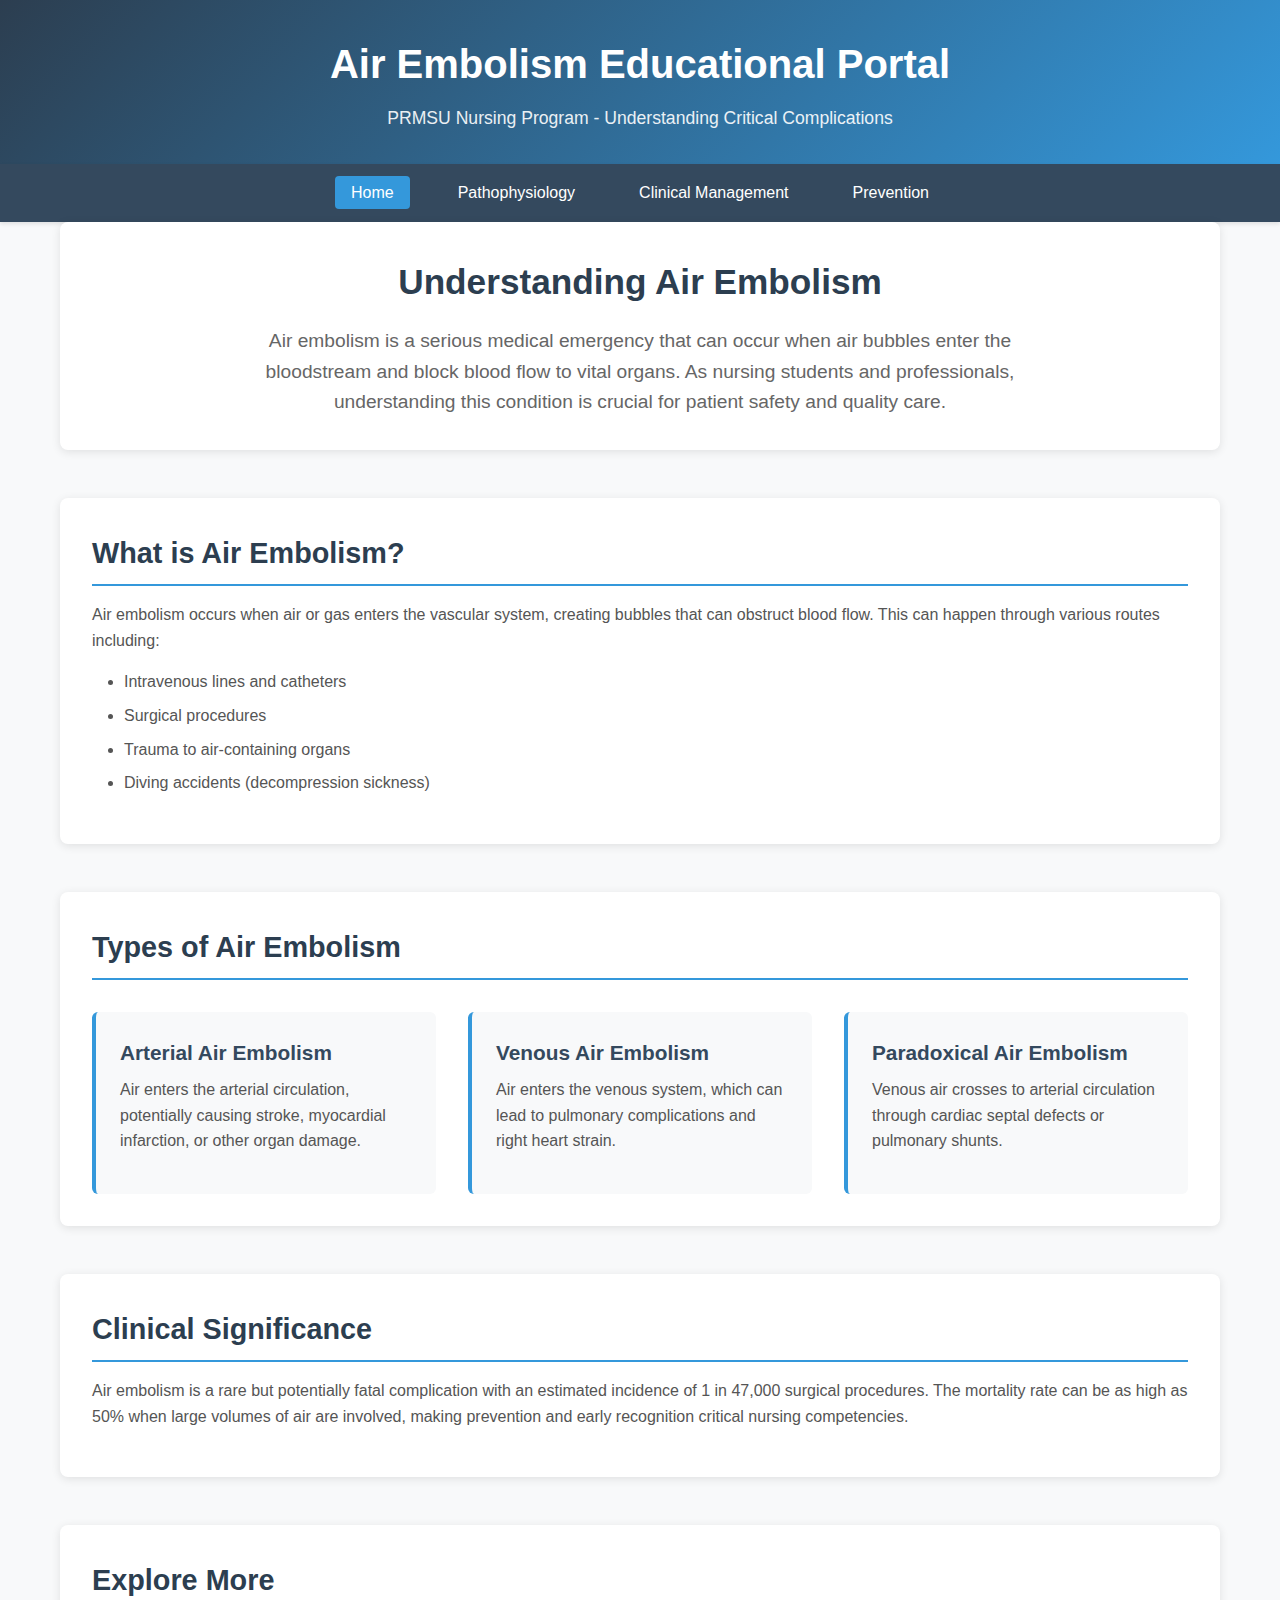
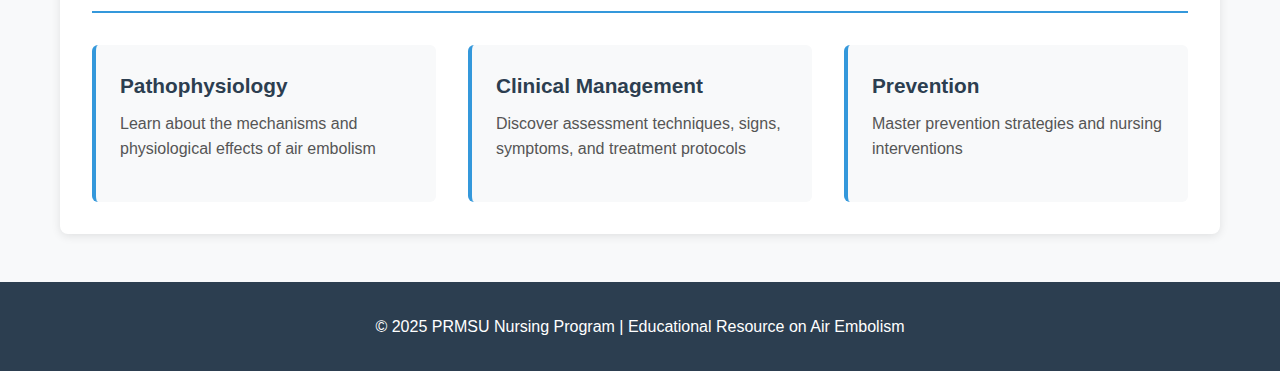
<file: index.html>
<!DOCTYPE html>
<html lang="en">
<head>
    <meta charset="UTF-8">
    <meta name="viewport" content="width=device-width, initial-scale=1.0">
    <title>Air Embolism - Home</title>
    <link rel="stylesheet" href="styles.css">
</head>
<body>
    <header>
        <div class="container">
            <h1>Air Embolism Educational Portal</h1>
            <p class="subtitle">PRMSU Nursing Program - Understanding Critical Complications</p>
        </div>
    </header>

    <nav>
        <div class="container">
            <ul>
                <li><a href="index.html" class="active">Home</a></li>
                <li><a href="pathophysiology.html">Pathophysiology</a></li>
                <li><a href="clinical-management.html">Clinical Management</a></li>
                <li><a href="prevention.html">Prevention</a></li>
            </ul>
        </div>
    </nav>

    <main class="container">
        <section class="hero">
            <h2>Understanding Air Embolism</h2>
            <p class="lead">Air embolism is a serious medical emergency that can occur when air bubbles enter the bloodstream and block blood flow to vital organs. As nursing students and professionals, understanding this condition is crucial for patient safety and quality care.</p>
        </section>

        <section class="overview">
            <h3>What is Air Embolism?</h3>
            <p>Air embolism occurs when air or gas enters the vascular system, creating bubbles that can obstruct blood flow. This can happen through various routes including:</p>
            <ul>
                <li>Intravenous lines and catheters</li>
                <li>Surgical procedures</li>
                <li>Trauma to air-containing organs</li>
                <li>Diving accidents (decompression sickness)</li>
            </ul>
        </section>

        <section class="types">
            <h3>Types of Air Embolism</h3>
            <div class="type-grid">
                <div class="type-card">
                    <h4>Arterial Air Embolism</h4>
                    <p>Air enters the arterial circulation, potentially causing stroke, myocardial infarction, or other organ damage.</p>
                </div>
                <div class="type-card">
                    <h4>Venous Air Embolism</h4>
                    <p>Air enters the venous system, which can lead to pulmonary complications and right heart strain.</p>
                </div>
                <div class="type-card">
                    <h4>Paradoxical Air Embolism</h4>
                    <p>Venous air crosses to arterial circulation through cardiac septal defects or pulmonary shunts.</p>
                </div>
            </div>
        </section>

        <section class="statistics">
            <h3>Clinical Significance</h3>
            <p>Air embolism is a rare but potentially fatal complication with an estimated incidence of 1 in 47,000 surgical procedures. The mortality rate can be as high as 50% when large volumes of air are involved, making prevention and early recognition critical nursing competencies.</p>
        </section>

        <section class="navigation-cards">
            <h3>Explore More</h3>
            <div class="card-grid">
                <div class="nav-card">
                    <h4><a href="pathophysiology.html">Pathophysiology</a></h4>
                    <p>Learn about the mechanisms and physiological effects of air embolism</p>
                </div>
                <div class="nav-card">
                    <h4><a href="clinical-management.html">Clinical Management</a></h4>
                    <p>Discover assessment techniques, signs, symptoms, and treatment protocols</p>
                </div>
                <div class="nav-card">
                    <h4><a href="prevention.html">Prevention</a></h4>
                    <p>Master prevention strategies and nursing interventions</p>
                </div>
            </div>
        </section>
    </main>

    <footer>
        <div class="container">
            <p>&copy; 2025 PRMSU Nursing Program | Educational Resource on Air Embolism</p>
        </div>
    </footer>
</body>
</html>
</file>
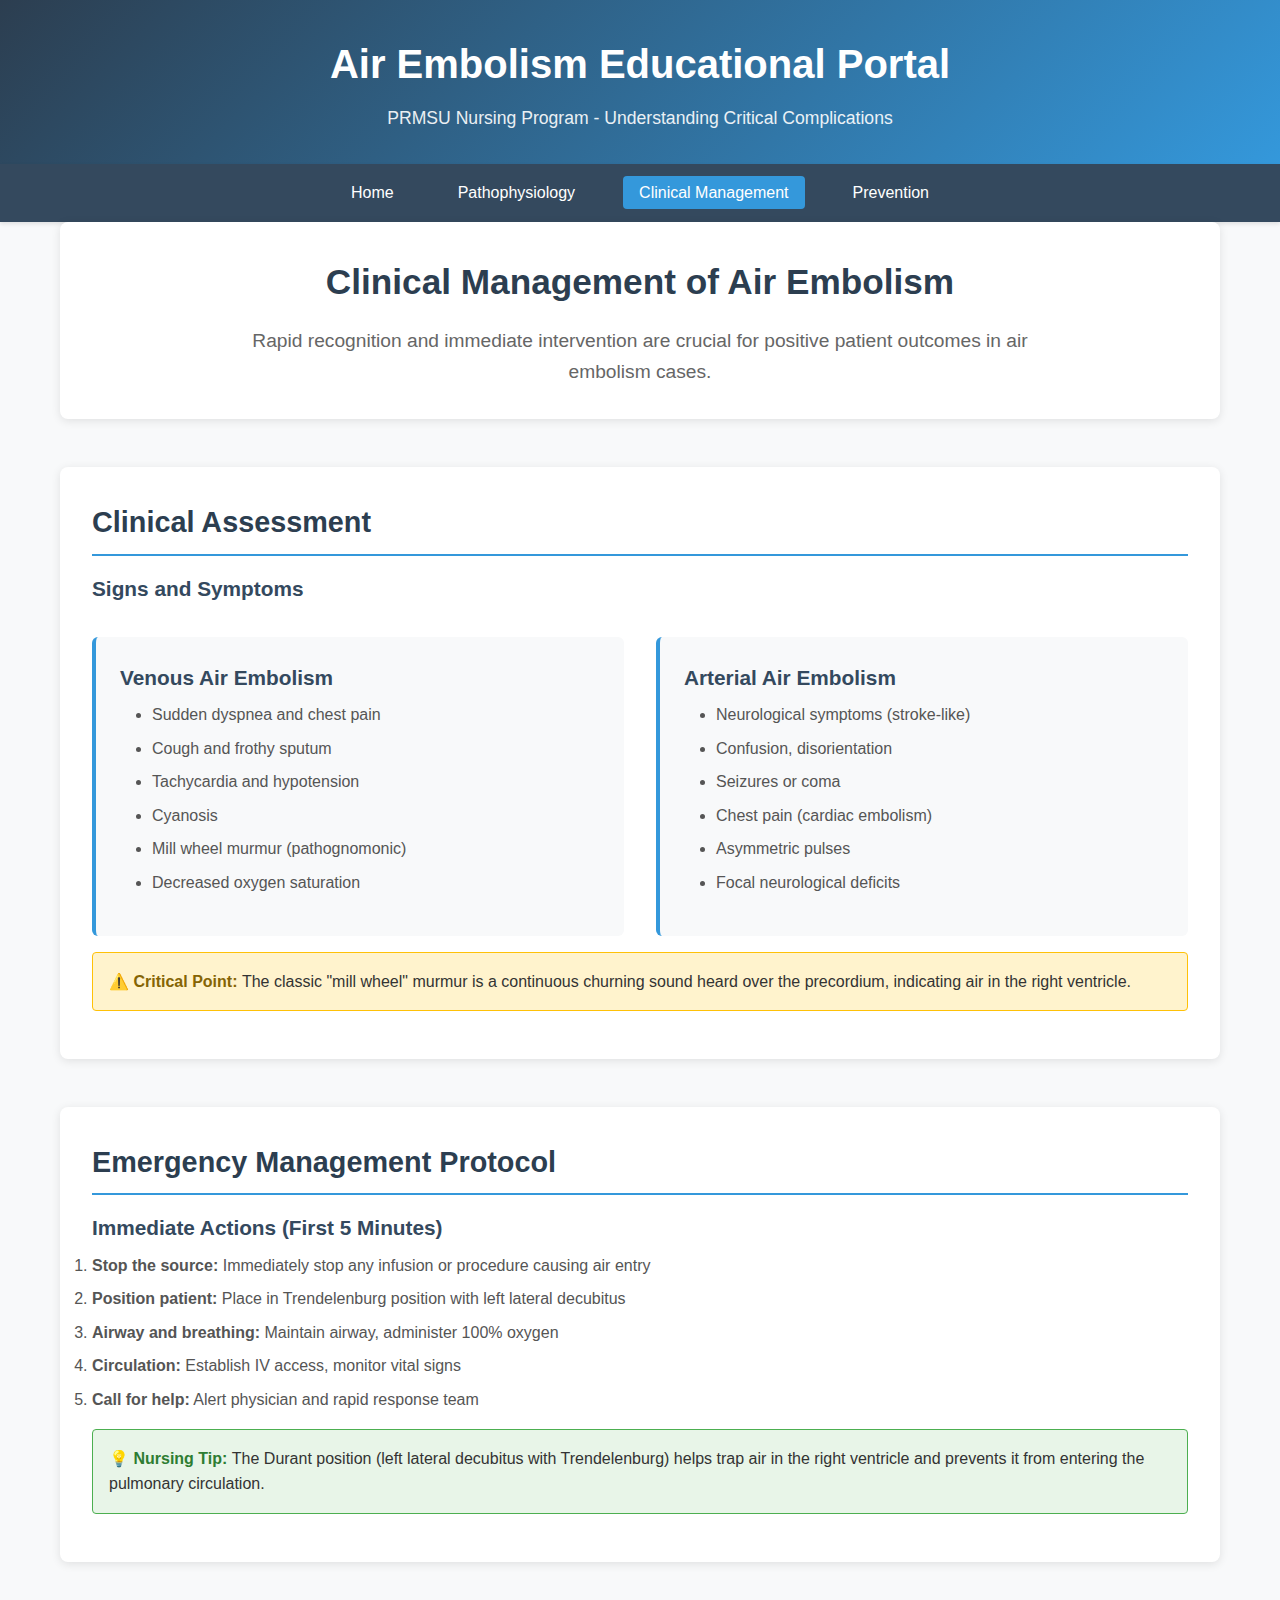
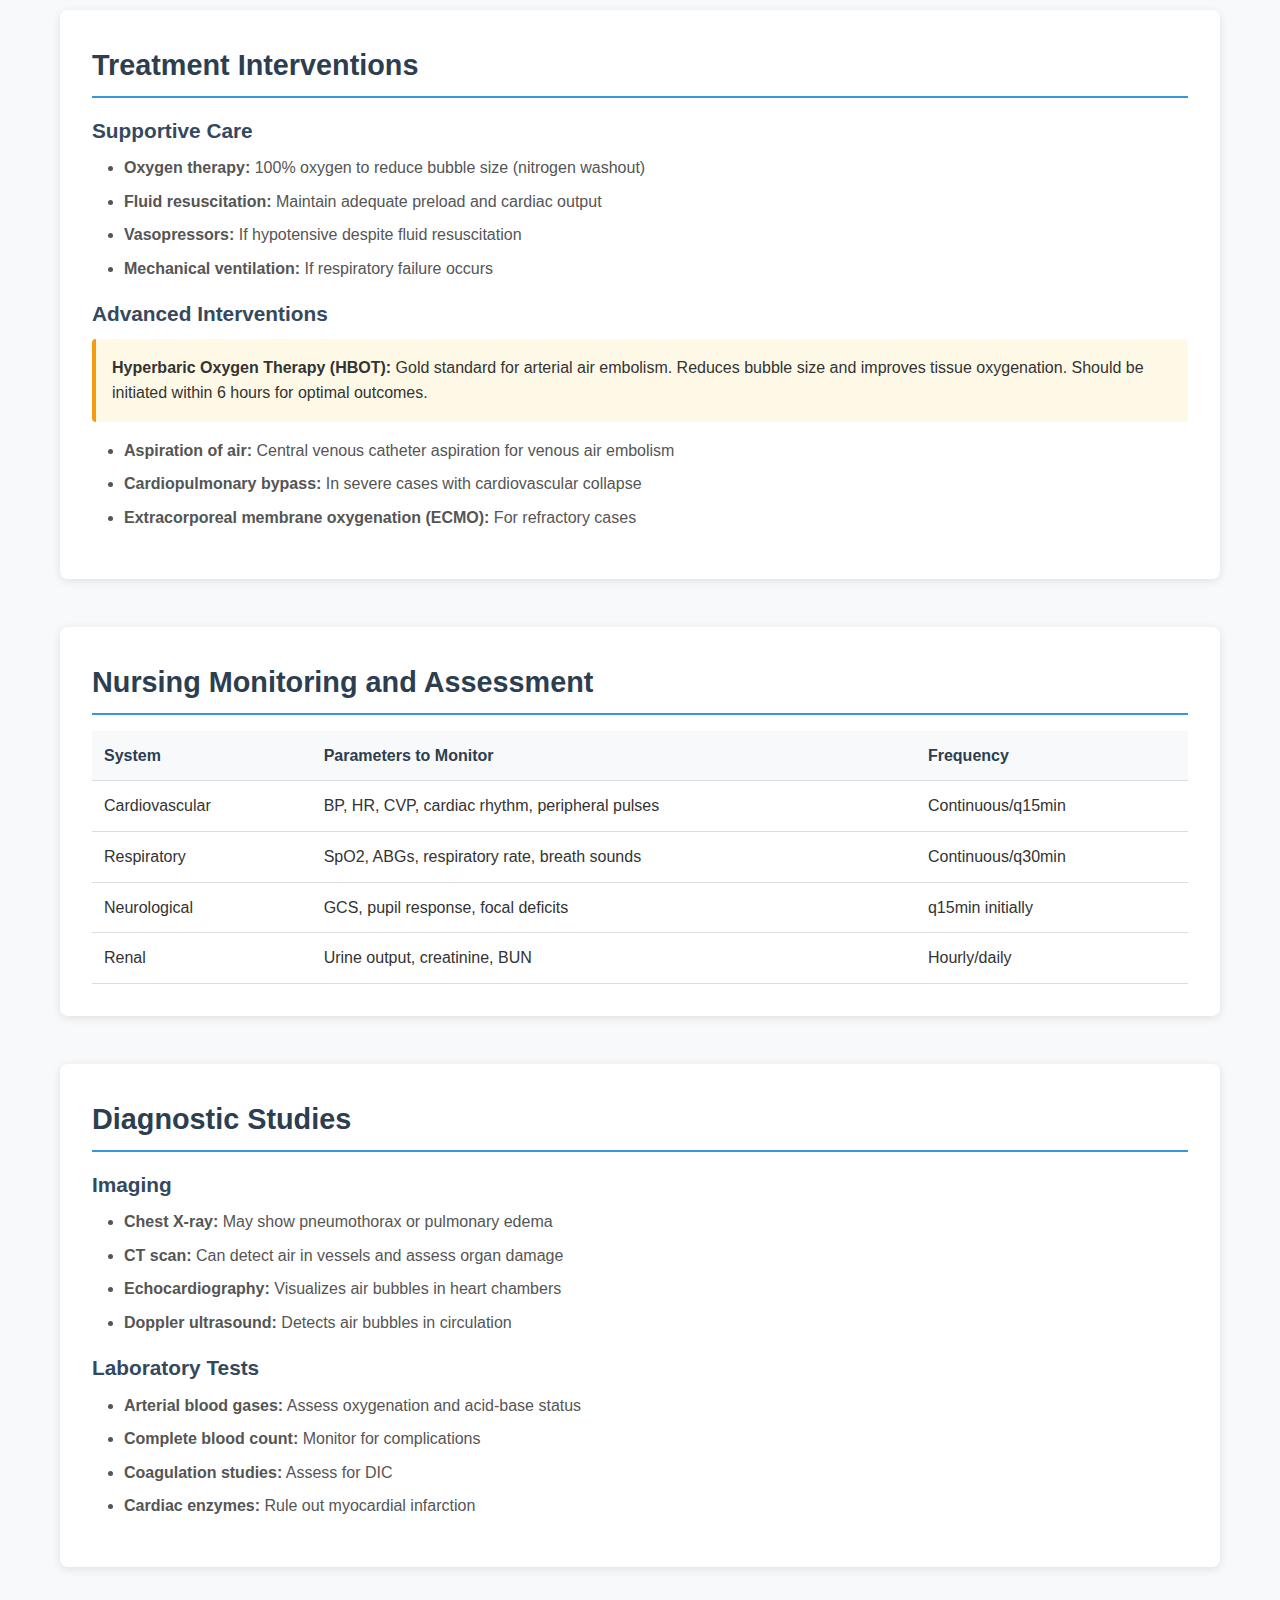
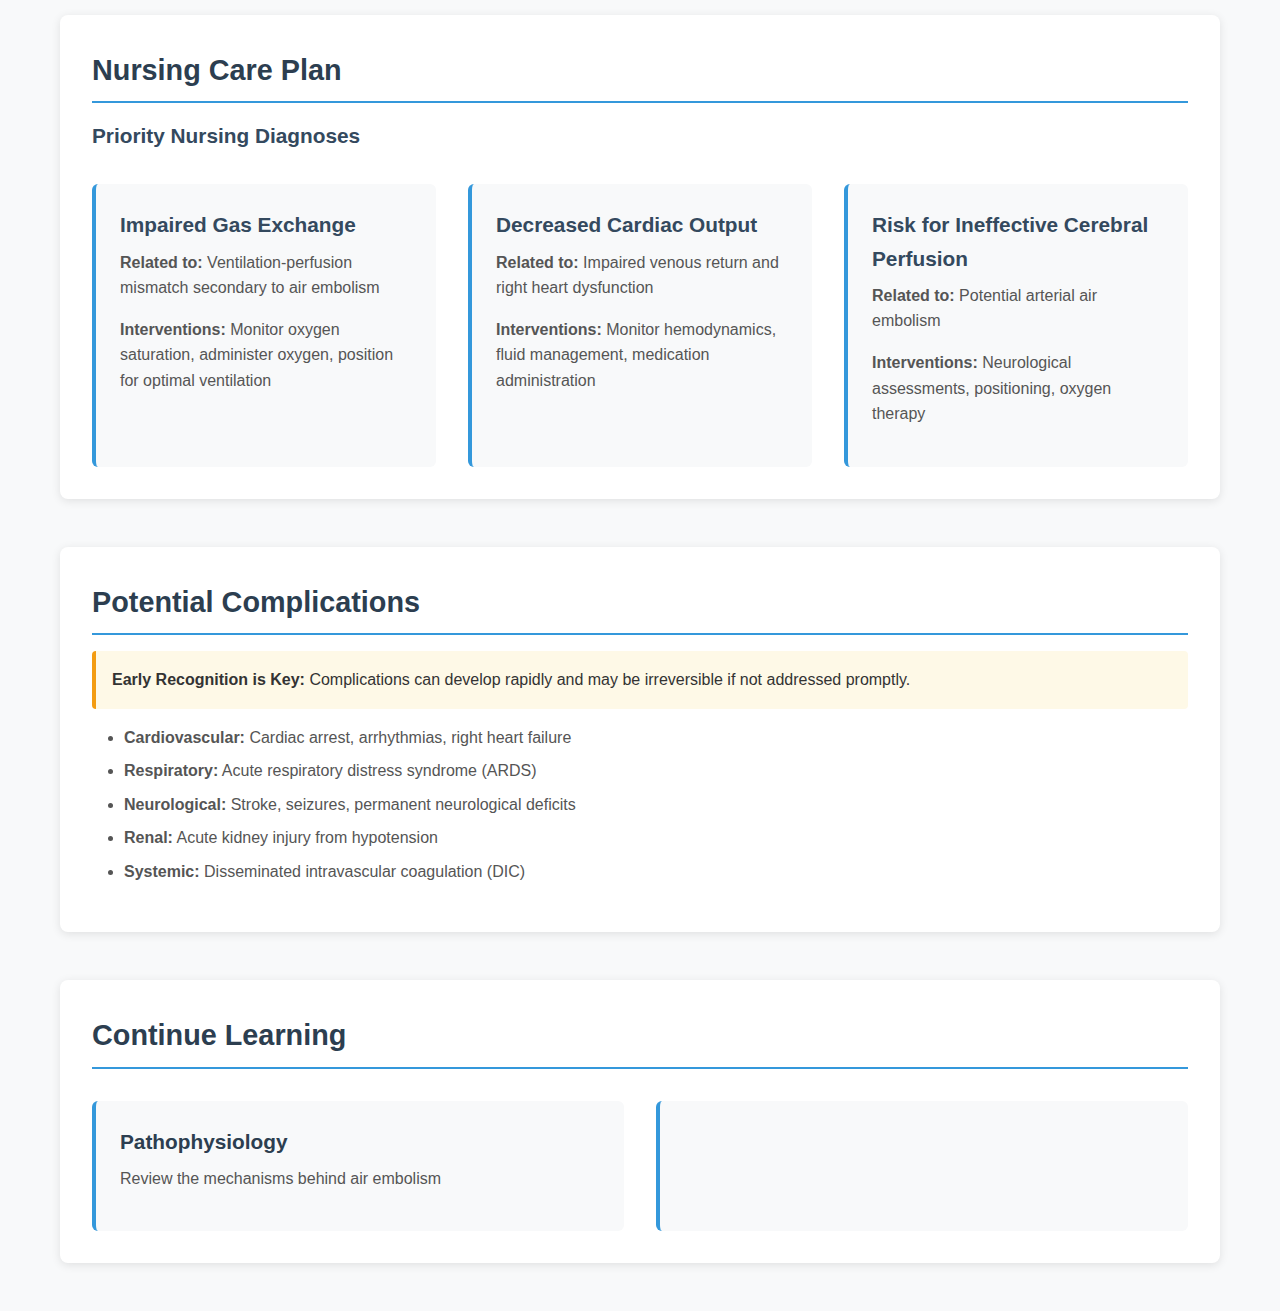
<file: clinical-management.html>
<!DOCTYPE html>
<html lang="en">
<head>
    <meta charset="UTF-8">
    <meta name="viewport" content="width=device-width, initial-scale=1.0">
    <title>Air Embolism - Clinical Management</title>
    <link rel="stylesheet" href="styles.css">
</head>
<body>
    <header>
        <div class="container">
            <h1>Air Embolism Educational Portal</h1>
            <p class="subtitle">PRMSU Nursing Program - Understanding Critical Complications</p>
        </div>
    </header>

    <nav>
        <div class="container">
            <ul>
                <li><a href="index.html">Home</a></li>
                <li><a href="pathophysiology.html">Pathophysiology</a></li>
                <li><a href="clinical-management.html" class="active">Clinical Management</a></li>
                <li><a href="prevention.html">Prevention</a></li>
            </ul>
        </div>
    </nav>

    <main class="container">
        <section class="hero">
            <h2>Clinical Management of Air Embolism</h2>
            <p class="lead">Rapid recognition and immediate intervention are crucial for positive patient outcomes in air embolism cases.</p>
        </section>

        <section class="assessment">
            <h3>Clinical Assessment</h3>
            
            <h4>Signs and Symptoms</h4>
            <div class="type-grid">
                <div class="type-card">
                    <h4>Venous Air Embolism</h4>
                    <ul>
                        <li>Sudden dyspnea and chest pain</li>
                        <li>Cough and frothy sputum</li>
                        <li>Tachycardia and hypotension</li>
                        <li>Cyanosis</li>
                        <li>Mill wheel murmur (pathognomonic)</li>
                        <li>Decreased oxygen saturation</li>
                    </ul>
                </div>
                <div class="type-card">
                    <h4>Arterial Air Embolism</h4>
                    <ul>
                        <li>Neurological symptoms (stroke-like)</li>
                        <li>Confusion, disorientation</li>
                        <li>Seizures or coma</li>
                        <li>Chest pain (cardiac embolism)</li>
                        <li>Asymmetric pulses</li>
                        <li>Focal neurological deficits</li>
                    </ul>
                </div>
            </div>

            <div class="critical-point">
                The classic "mill wheel" murmur is a continuous churning sound heard over the precordium, indicating air in the right ventricle.
            </div>
        </section>

        <section class="emergency-management">
            <h3>Emergency Management Protocol</h3>
            
            <h4>Immediate Actions (First 5 Minutes)</h4>
            <ol>
                <li><strong>Stop the source:</strong> Immediately stop any infusion or procedure causing air entry</li>
                <li><strong>Position patient:</strong> Place in Trendelenburg position with left lateral decubitus</li>
                <li><strong>Airway and breathing:</strong> Maintain airway, administer 100% oxygen</li>
                <li><strong>Circulation:</strong> Establish IV access, monitor vital signs</li>
                <li><strong>Call for help:</strong> Alert physician and rapid response team</li>
            </ol>

            <div class="nursing-tip">
                The Durant position (left lateral decubitus with Trendelenburg) helps trap air in the right ventricle and prevents it from entering the pulmonary circulation.
            </div>
        </section>

        <section class="treatment">
            <h3>Treatment Interventions</h3>
            
            <h4>Supportive Care</h4>
            <ul>
                <li><strong>Oxygen therapy:</strong> 100% oxygen to reduce bubble size (nitrogen washout)</li>
                <li><strong>Fluid resuscitation:</strong> Maintain adequate preload and cardiac output</li>
                <li><strong>Vasopressors:</strong> If hypotensive despite fluid resuscitation</li>
                <li><strong>Mechanical ventilation:</strong> If respiratory failure occurs</li>
            </ul>

            <h4>Advanced Interventions</h4>
            <div class="alert alert-warning">
                <strong>Hyperbaric Oxygen Therapy (HBOT):</strong> Gold standard for arterial air embolism. Reduces bubble size and improves tissue oxygenation. Should be initiated within 6 hours for optimal outcomes.
            </div>

            <ul>
                <li><strong>Aspiration of air:</strong> Central venous catheter aspiration for venous air embolism</li>
                <li><strong>Cardiopulmonary bypass:</strong> In severe cases with cardiovascular collapse</li>
                <li><strong>Extracorporeal membrane oxygenation (ECMO):</strong> For refractory cases</li>
            </ul>
        </section>

        <section class="monitoring">
            <h3>Nursing Monitoring and Assessment</h3>
            
            <table>
                <thead>
                    <tr>
                        <th>System</th>
                        <th>Parameters to Monitor</th>
                        <th>Frequency</th>
                    </tr>
                </thead>
                <tbody>
                    <tr>
                        <td>Cardiovascular</td>
                        <td>BP, HR, CVP, cardiac rhythm, peripheral pulses</td>
                        <td>Continuous/q15min</td>
                    </tr>
                    <tr>
                        <td>Respiratory</td>
                        <td>SpO2, ABGs, respiratory rate, breath sounds</td>
                        <td>Continuous/q30min</td>
                    </tr>
                    <tr>
                        <td>Neurological</td>
                        <td>GCS, pupil response, focal deficits</td>
                        <td>q15min initially</td>
                    </tr>
                    <tr>
                        <td>Renal</td>
                        <td>Urine output, creatinine, BUN</td>
                        <td>Hourly/daily</td>
                    </tr>
                </tbody>
            </table>
        </section>

        <section class="diagnostics">
            <h3>Diagnostic Studies</h3>
            
            <h4>Imaging</h4>
            <ul>
                <li><strong>Chest X-ray:</strong> May show pneumothorax or pulmonary edema</li>
                <li><strong>CT scan:</strong> Can detect air in vessels and assess organ damage</li>
                <li><strong>Echocardiography:</strong> Visualizes air bubbles in heart chambers</li>
                <li><strong>Doppler ultrasound:</strong> Detects air bubbles in circulation</li>
            </ul>

            <h4>Laboratory Tests</h4>
            <ul>
                <li><strong>Arterial blood gases:</strong> Assess oxygenation and acid-base status</li>
                <li><strong>Complete blood count:</strong> Monitor for complications</li>
                <li><strong>Coagulation studies:</strong> Assess for DIC</li>
                <li><strong>Cardiac enzymes:</strong> Rule out myocardial infarction</li>
            </ul>
        </section>

        <section class="nursing-care">
            <h3>Nursing Care Plan</h3>
            
            <h4>Priority Nursing Diagnoses</h4>
            <div class="type-grid">
                <div class="type-card">
                    <h4>Impaired Gas Exchange</h4>
                    <p><strong>Related to:</strong> Ventilation-perfusion mismatch secondary to air embolism</p>
                    <p><strong>Interventions:</strong> Monitor oxygen saturation, administer oxygen, position for optimal ventilation</p>
                </div>
                <div class="type-card">
                    <h4>Decreased Cardiac Output</h4>
                    <p><strong>Related to:</strong> Impaired venous return and right heart dysfunction</p>
                    <p><strong>Interventions:</strong> Monitor hemodynamics, fluid management, medication administration</p>
                </div>
                <div class="type-card">
                    <h4>Risk for Ineffective Cerebral Perfusion</h4>
                    <p><strong>Related to:</strong> Potential arterial air embolism</p>
                    <p><strong>Interventions:</strong> Neurological assessments, positioning, oxygen therapy</p>
                </div>
            </div>
        </section>

        <section class="complications">
            <h3>Potential Complications</h3>
            
            <div class="alert alert-warning">
                <strong>Early Recognition is Key:</strong> Complications can develop rapidly and may be irreversible if not addressed promptly.
            </div>

            <ul>
                <li><strong>Cardiovascular:</strong> Cardiac arrest, arrhythmias, right heart failure</li>
                <li><strong>Respiratory:</strong> Acute respiratory distress syndrome (ARDS)</li>
                <li><strong>Neurological:</strong> Stroke, seizures, permanent neurological deficits</li>
                <li><strong>Renal:</strong> Acute kidney injury from hypotension</li>
                <li><strong>Systemic:</strong> Disseminated intravascular coagulation (DIC)</li>
            </ul>
        </section>

        <section class="navigation-cards">
            <h3>Continue Learning</h3>
            <div class="card-grid">
                <div class="nav-card">
                    <h4><a href="pathophysiology.html">Pathophysiology</a></h4>
                    <p>Review the mechanisms behind air embolism</p>
                </div>
                <div class="nav-card">
</file>
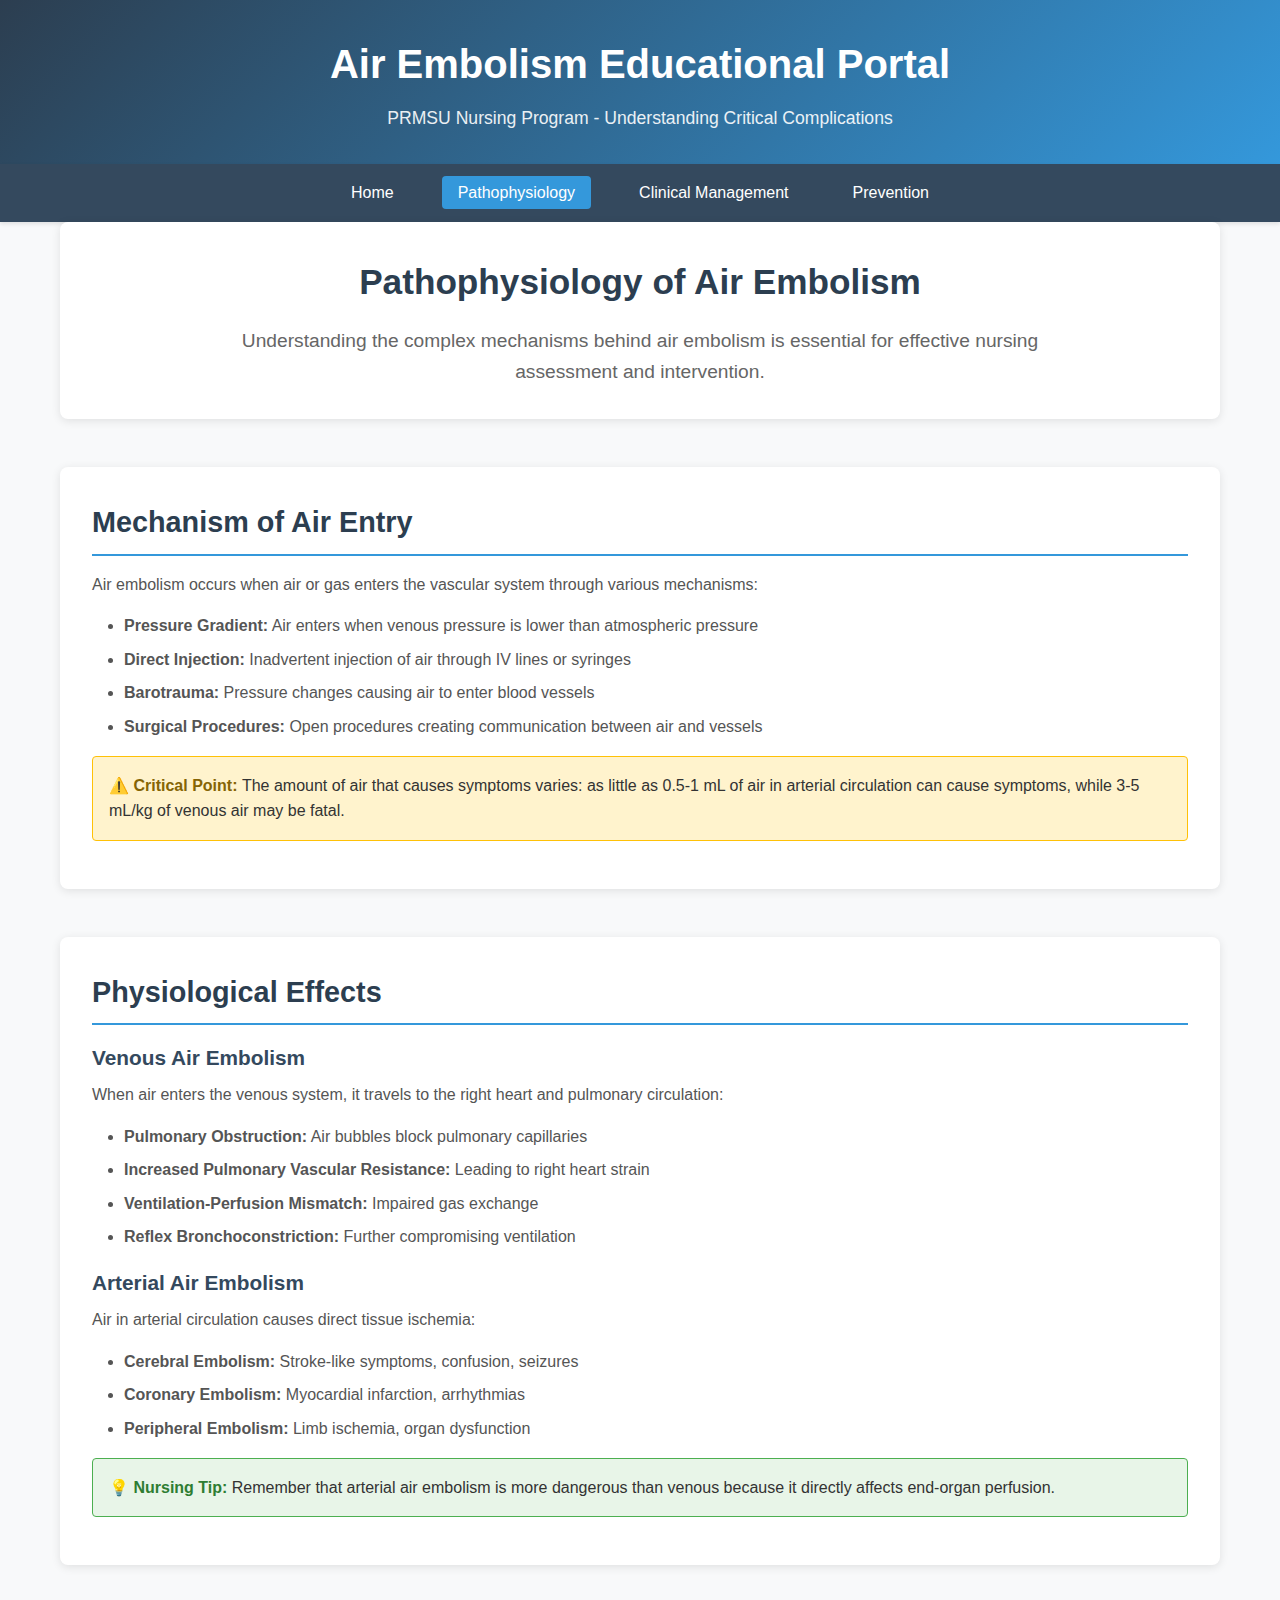
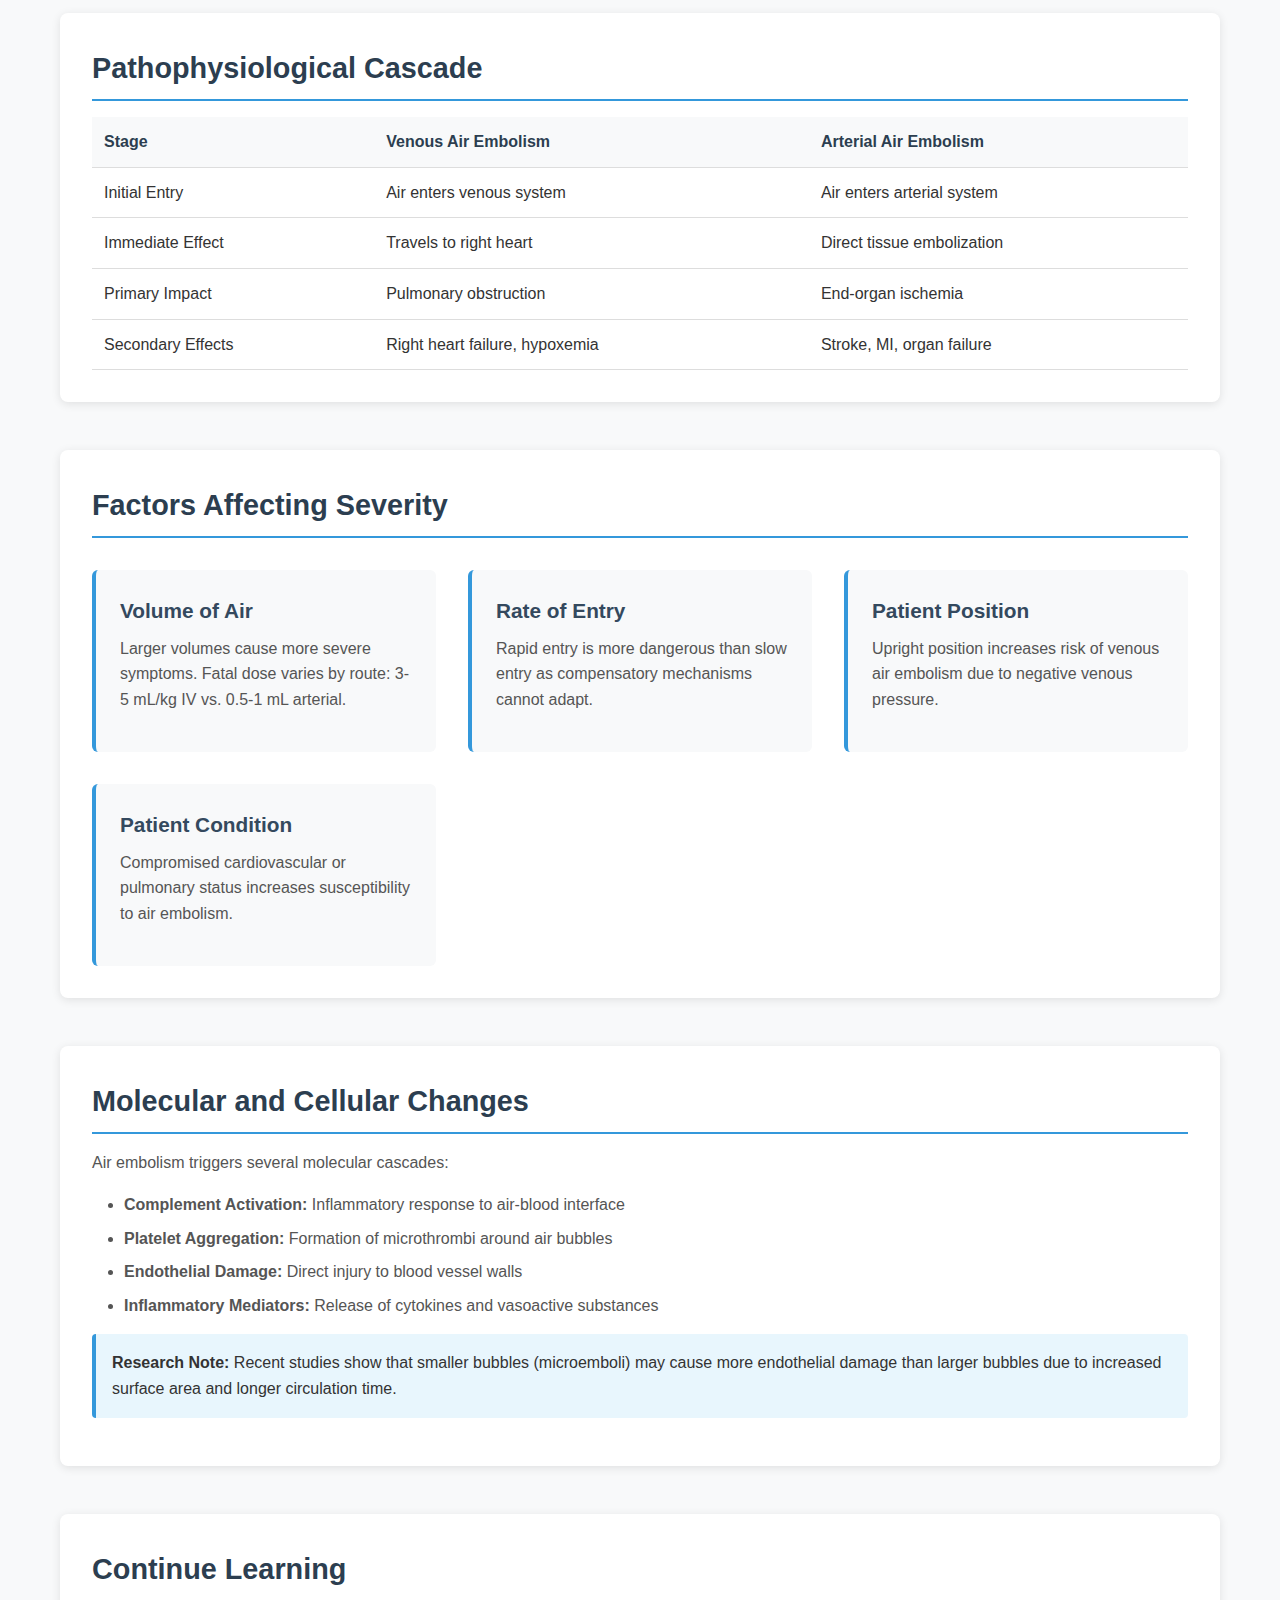
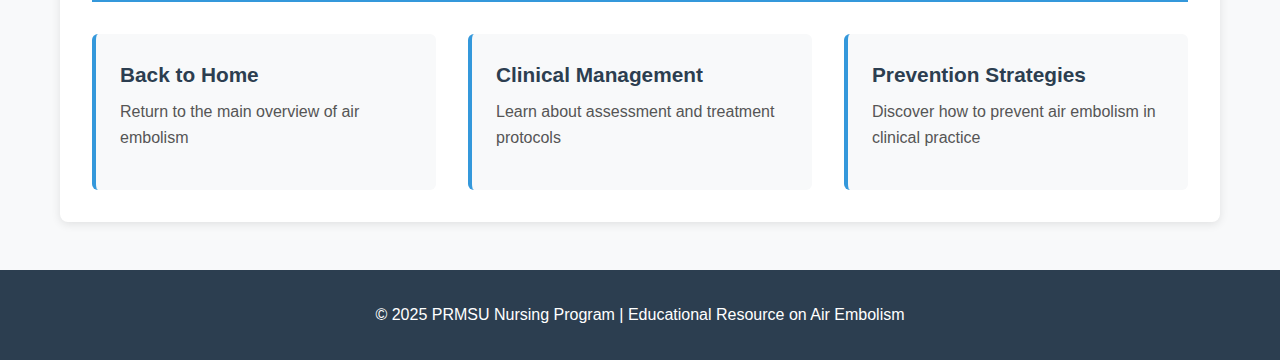
<file: pathophysiology.html>
<!DOCTYPE html>
<html lang="en">
<head>
    <meta charset="UTF-8">
    <meta name="viewport" content="width=device-width, initial-scale=1.0">
    <title>Air Embolism - Pathophysiology</title>
    <link rel="stylesheet" href="styles.css">
</head>
<body>
    <header>
        <div class="container">
            <h1>Air Embolism Educational Portal</h1>
            <p class="subtitle">PRMSU Nursing Program - Understanding Critical Complications</p>
        </div>
    </header>

    <nav>
        <div class="container">
            <ul>
                <li><a href="index.html">Home</a></li>
                <li><a href="pathophysiology.html" class="active">Pathophysiology</a></li>
                <li><a href="clinical-management.html">Clinical Management</a></li>
                <li><a href="prevention.html">Prevention</a></li>
            </ul>
        </div>
    </nav>

    <main class="container">
        <section class="hero">
            <h2>Pathophysiology of Air Embolism</h2>
            <p class="lead">Understanding the complex mechanisms behind air embolism is essential for effective nursing assessment and intervention.</p>
        </section>

        <section class="mechanism">
            <h3>Mechanism of Air Entry</h3>
            <p>Air embolism occurs when air or gas enters the vascular system through various mechanisms:</p>
            <ul>
                <li><strong>Pressure Gradient:</strong> Air enters when venous pressure is lower than atmospheric pressure</li>
                <li><strong>Direct Injection:</strong> Inadvertent injection of air through IV lines or syringes</li>
                <li><strong>Barotrauma:</strong> Pressure changes causing air to enter blood vessels</li>
                <li><strong>Surgical Procedures:</strong> Open procedures creating communication between air and vessels</li>
            </ul>
            
            <div class="critical-point">
                The amount of air that causes symptoms varies: as little as 0.5-1 mL of air in arterial circulation can cause symptoms, while 3-5 mL/kg of venous air may be fatal.
            </div>
        </section>

        <section class="physiological-effects">
            <h3>Physiological Effects</h3>
            
            <h4>Venous Air Embolism</h4>
            <p>When air enters the venous system, it travels to the right heart and pulmonary circulation:</p>
            <ul>
                <li><strong>Pulmonary Obstruction:</strong> Air bubbles block pulmonary capillaries</li>
                <li><strong>Increased Pulmonary Vascular Resistance:</strong> Leading to right heart strain</li>
                <li><strong>Ventilation-Perfusion Mismatch:</strong> Impaired gas exchange</li>
                <li><strong>Reflex Bronchoconstriction:</strong> Further compromising ventilation</li>
            </ul>

            <h4>Arterial Air Embolism</h4>
            <p>Air in arterial circulation causes direct tissue ischemia:</p>
            <ul>
                <li><strong>Cerebral Embolism:</strong> Stroke-like symptoms, confusion, seizures</li>
                <li><strong>Coronary Embolism:</strong> Myocardial infarction, arrhythmias</li>
                <li><strong>Peripheral Embolism:</strong> Limb ischemia, organ dysfunction</li>
            </ul>

            <div class="nursing-tip">
                Remember that arterial air embolism is more dangerous than venous because it directly affects end-organ perfusion.
            </div>
        </section>

        <section class="cascade">
            <h3>Pathophysiological Cascade</h3>
            <table>
                <thead>
                    <tr>
                        <th>Stage</th>
                        <th>Venous Air Embolism</th>
                        <th>Arterial Air Embolism</th>
                    </tr>
                </thead>
                <tbody>
                    <tr>
                        <td>Initial Entry</td>
                        <td>Air enters venous system</td>
                        <td>Air enters arterial system</td>
                    </tr>
                    <tr>
                        <td>Immediate Effect</td>
                        <td>Travels to right heart</td>
                        <td>Direct tissue embolization</td>
                    </tr>
                    <tr>
                        <td>Primary Impact</td>
                        <td>Pulmonary obstruction</td>
                        <td>End-organ ischemia</td>
                    </tr>
                    <tr>
                        <td>Secondary Effects</td>
                        <td>Right heart failure, hypoxemia</td>
                        <td>Stroke, MI, organ failure</td>
                    </tr>
                </tbody>
            </table>
        </section>

        <section class="factors">
            <h3>Factors Affecting Severity</h3>
            <div class="type-grid">
                <div class="type-card">
                    <h4>Volume of Air</h4>
                    <p>Larger volumes cause more severe symptoms. Fatal dose varies by route: 3-5 mL/kg IV vs. 0.5-1 mL arterial.</p>
                </div>
                <div class="type-card">
                    <h4>Rate of Entry</h4>
                    <p>Rapid entry is more dangerous than slow entry as compensatory mechanisms cannot adapt.</p>
                </div>
                <div class="type-card">
                    <h4>Patient Position</h4>
                    <p>Upright position increases risk of venous air embolism due to negative venous pressure.</p>
                </div>
                <div class="type-card">
                    <h4>Patient Condition</h4>
                    <p>Compromised cardiovascular or pulmonary status increases susceptibility to air embolism.</p>
                </div>
            </div>
        </section>

        <section class="molecular">
            <h3>Molecular and Cellular Changes</h3>
            <p>Air embolism triggers several molecular cascades:</p>
            <ul>
                <li><strong>Complement Activation:</strong> Inflammatory response to air-blood interface</li>
                <li><strong>Platelet Aggregation:</strong> Formation of microthrombi around air bubbles</li>
                <li><strong>Endothelial Damage:</strong> Direct injury to blood vessel walls</li>
                <li><strong>Inflammatory Mediators:</strong> Release of cytokines and vasoactive substances</li>
            </ul>

            <div class="alert alert-info">
                <strong>Research Note:</strong> Recent studies show that smaller bubbles (microemboli) may cause more endothelial damage than larger bubbles due to increased surface area and longer circulation time.
            </div>
        </section>

        <section class="navigation-cards">
            <h3>Continue Learning</h3>
            <div class="card-grid">
                <div class="nav-card">
                    <h4><a href="index.html">Back to Home</a></h4>
                    <p>Return to the main overview of air embolism</p>
                </div>
                <div class="nav-card">
                    <h4><a href="clinical-management.html">Clinical Management</a></h4>
                    <p>Learn about assessment and treatment protocols</p>
                </div>
                <div class="nav-card">
                    <h4><a href="prevention.html">Prevention Strategies</a></h4>
                    <p>Discover how to prevent air embolism in clinical practice</p>
                </div>
            </div>
        </section>
    </main>

    <footer>
        <div class="container">
            <p>&copy; 2025 PRMSU Nursing Program | Educational Resource on Air Embolism</p>
        </div>
    </footer>
</body>
</html>
</file>
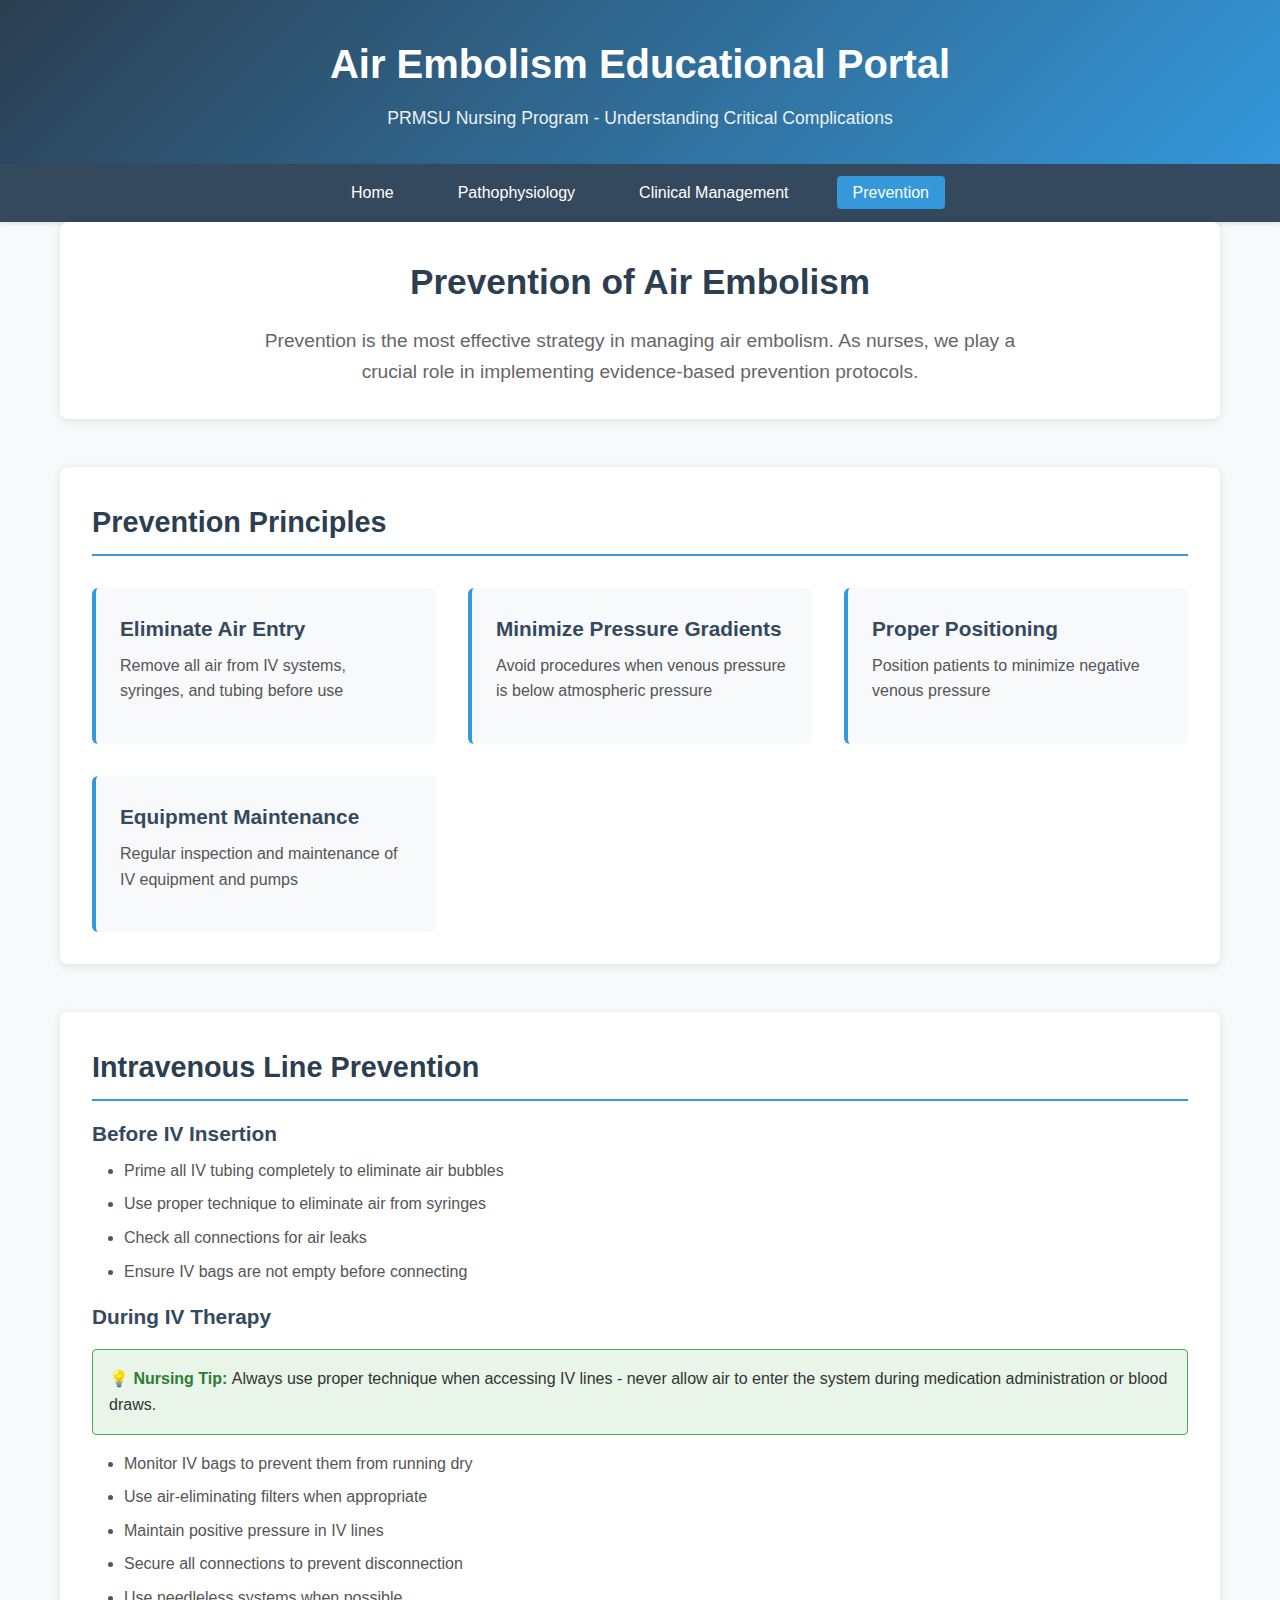
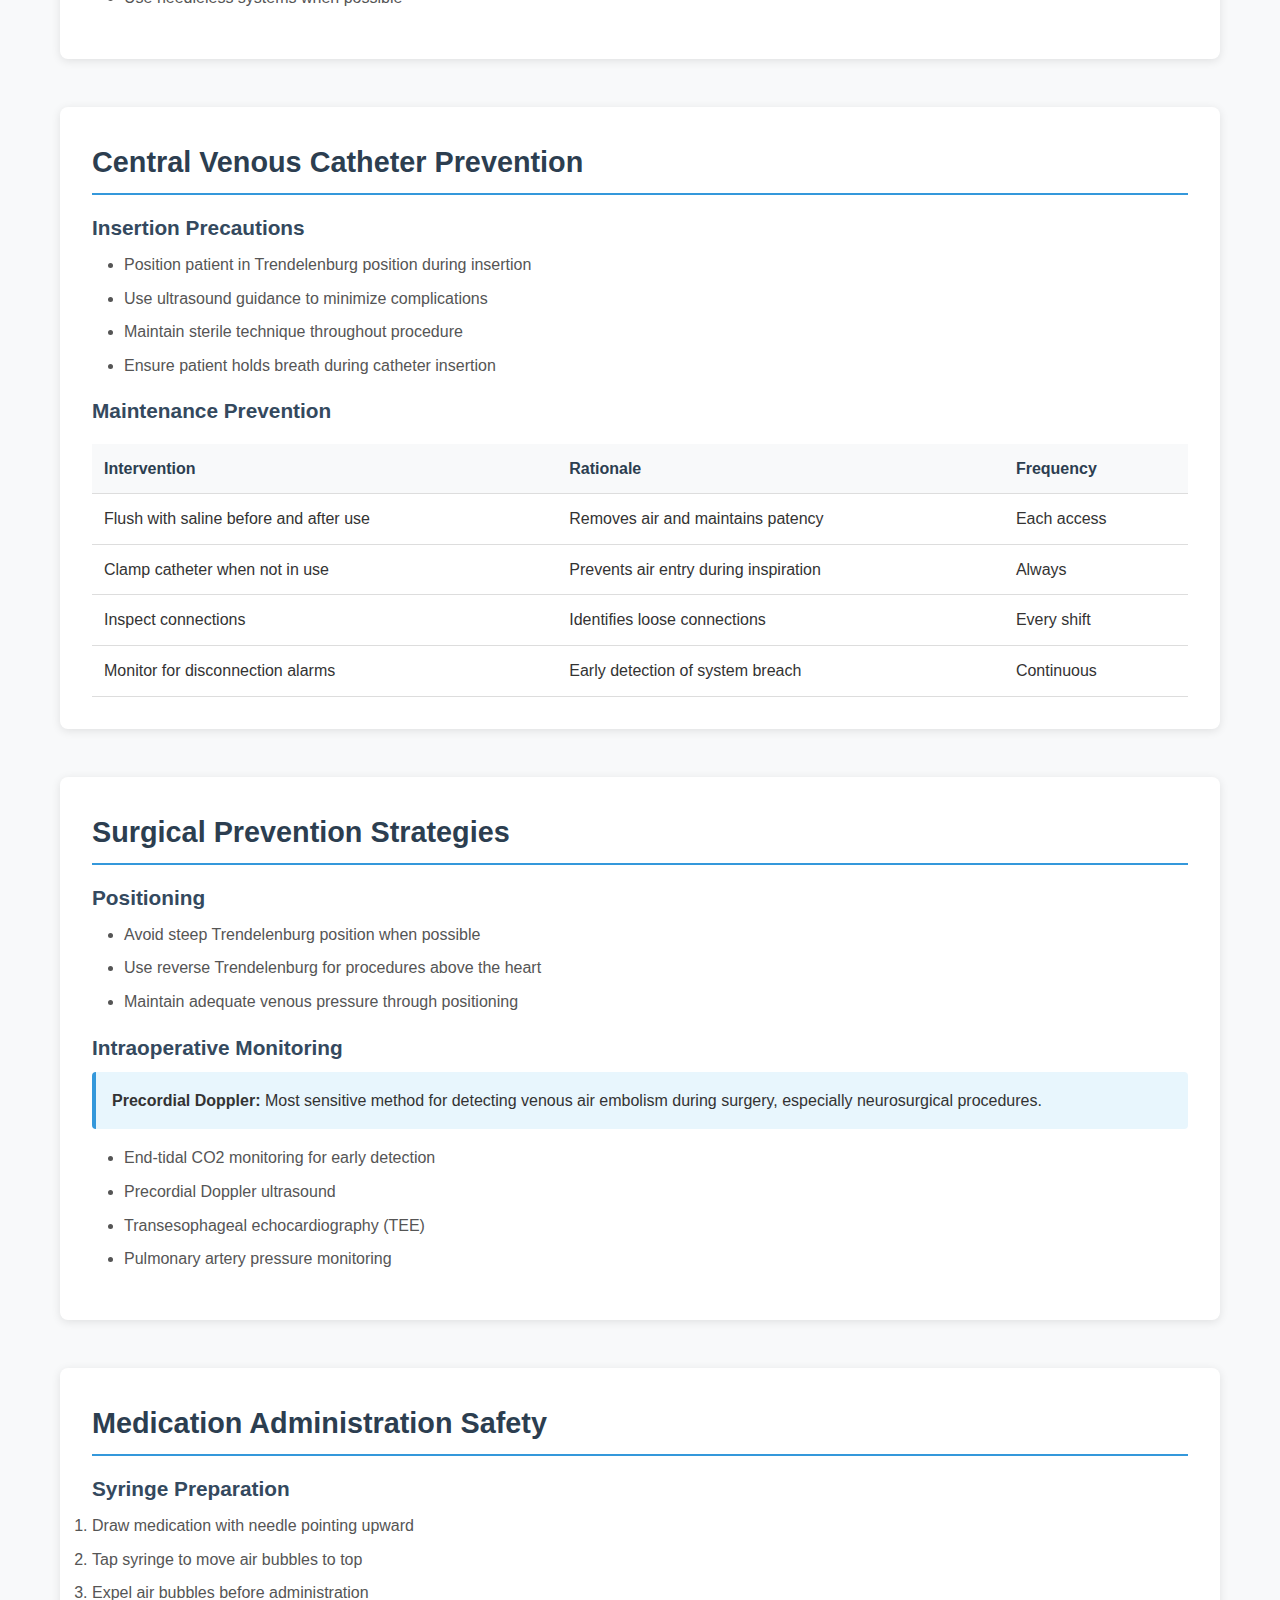
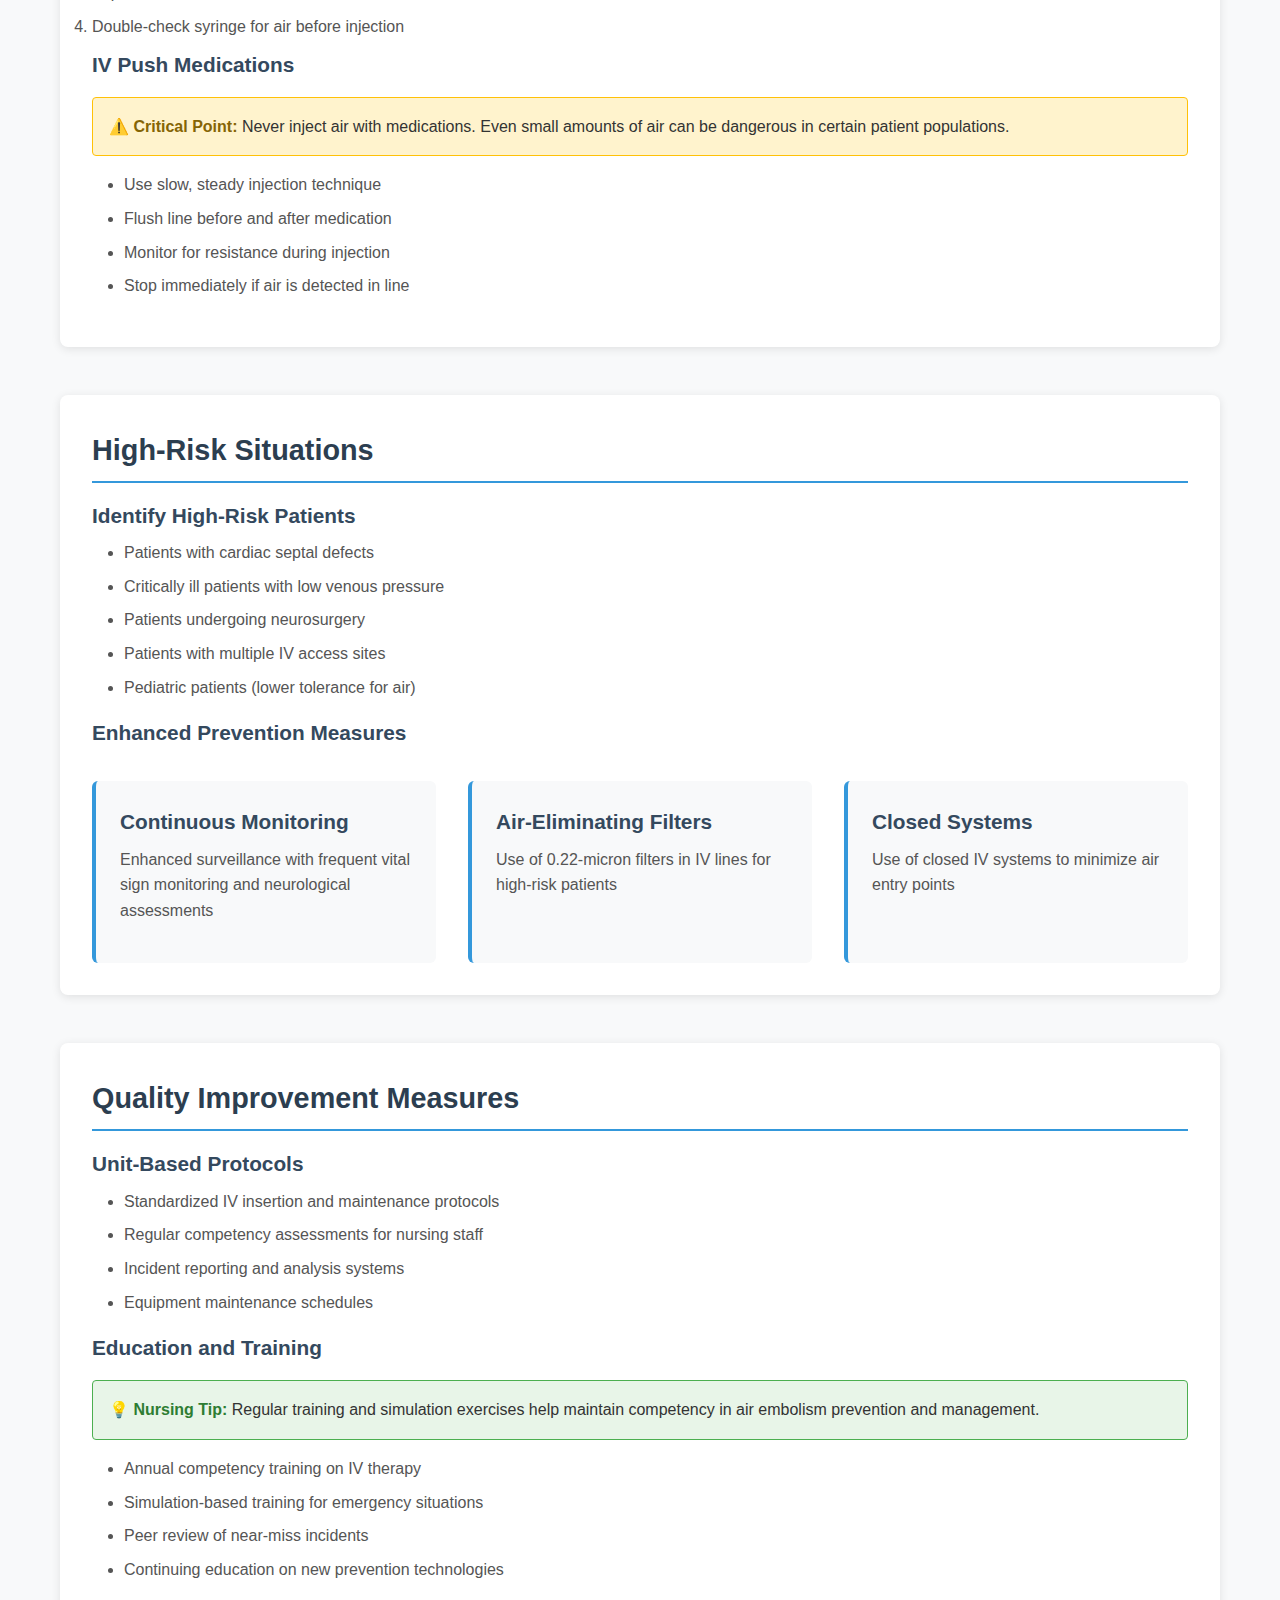
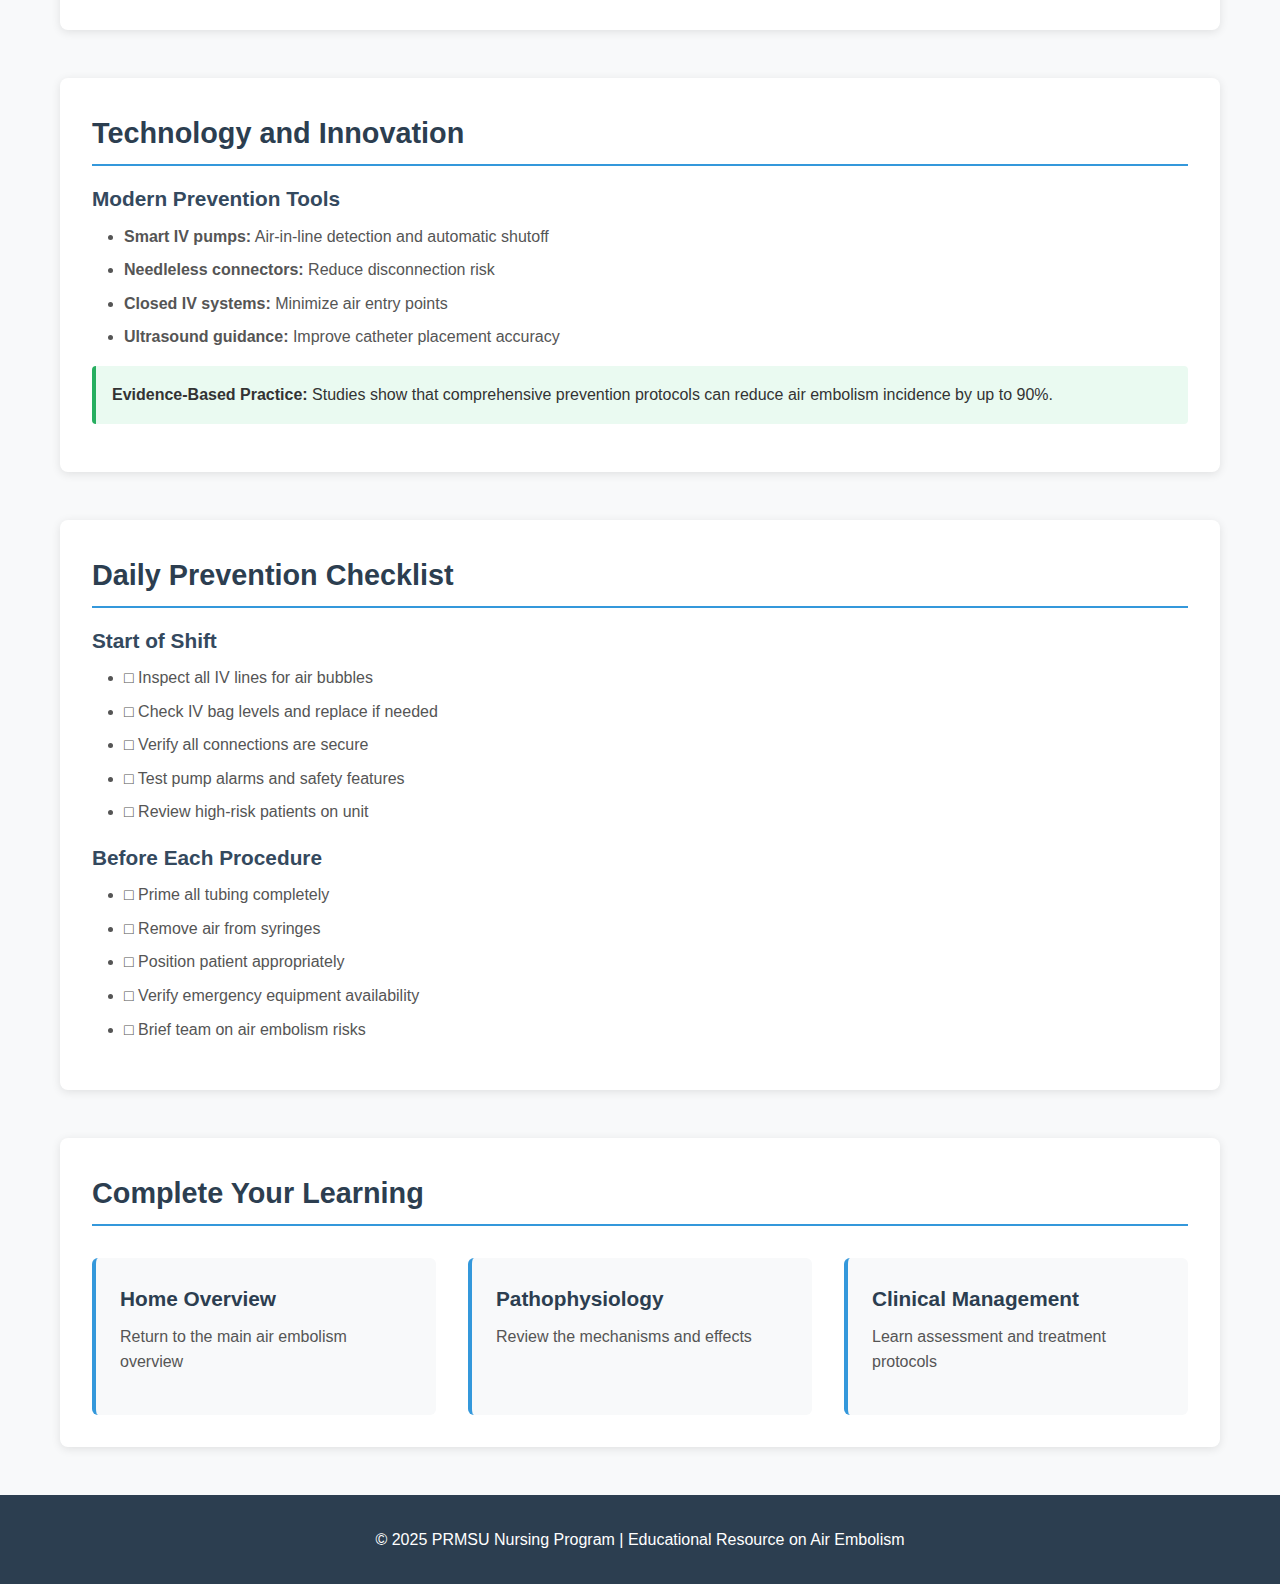
<file: prevention.html>
<!DOCTYPE html>
<html lang="en">
<head>
    <meta charset="UTF-8">
    <meta name="viewport" content="width=device-width, initial-scale=1.0">
    <title>Air Embolism - Prevention</title>
    <link rel="stylesheet" href="styles.css">
</head>
<body>
    <header>
        <div class="container">
            <h1>Air Embolism Educational Portal</h1>
            <p class="subtitle">PRMSU Nursing Program - Understanding Critical Complications</p>
        </div>
    </header>

    <nav>
        <div class="container">
            <ul>
                <li><a href="index.html">Home</a></li>
                <li><a href="pathophysiology.html">Pathophysiology</a></li>
                <li><a href="clinical-management.html">Clinical Management</a></li>
                <li><a href="prevention.html" class="active">Prevention</a></li>
            </ul>
        </div>
    </nav>

    <main class="container">
        <section class="hero">
            <h2>Prevention of Air Embolism</h2>
            <p class="lead">Prevention is the most effective strategy in managing air embolism. As nurses, we play a crucial role in implementing evidence-based prevention protocols.</p>
        </section>

        <section class="principles">
            <h3>Prevention Principles</h3>
            <div class="type-grid">
                <div class="type-card">
                    <h4>Eliminate Air Entry</h4>
                    <p>Remove all air from IV systems, syringes, and tubing before use</p>
                </div>
                <div class="type-card">
                    <h4>Minimize Pressure Gradients</h4>
                    <p>Avoid procedures when venous pressure is below atmospheric pressure</p>
                </div>
                <div class="type-card">
                    <h4>Proper Positioning</h4>
                    <p>Position patients to minimize negative venous pressure</p>
                </div>
                <div class="type-card">
                    <h4>Equipment Maintenance</h4>
                    <p>Regular inspection and maintenance of IV equipment and pumps</p>
                </div>
            </div>
        </section>

        <section class="iv-prevention">
            <h3>Intravenous Line Prevention</h3>
            
            <h4>Before IV Insertion</h4>
            <ul>
                <li>Prime all IV tubing completely to eliminate air bubbles</li>
                <li>Use proper technique to eliminate air from syringes</li>
                <li>Check all connections for air leaks</li>
                <li>Ensure IV bags are not empty before connecting</li>
            </ul>

            <h4>During IV Therapy</h4>
            <div class="nursing-tip">
                Always use proper technique when accessing IV lines - never allow air to enter the system during medication administration or blood draws.
            </div>

            <ul>
                <li>Monitor IV bags to prevent them from running dry</li>
                <li>Use air-eliminating filters when appropriate</li>
                <li>Maintain positive pressure in IV lines</li>
                <li>Secure all connections to prevent disconnection</li>
                <li>Use needleless systems when possible</li>
            </ul>
        </section>

        <section class="central-line">
            <h3>Central Venous Catheter Prevention</h3>
            
            <h4>Insertion Precautions</h4>
            <ul>
                <li>Position patient in Trendelenburg position during insertion</li>
                <li>Use ultrasound guidance to minimize complications</li>
                <li>Maintain sterile technique throughout procedure</li>
                <li>Ensure patient holds breath during catheter insertion</li>
            </ul>

            <h4>Maintenance Prevention</h4>
            <table>
                <thead>
                    <tr>
                        <th>Intervention</th>
                        <th>Rationale</th>
                        <th>Frequency</th>
                    </tr>
                </thead>
                <tbody>
                    <tr>
                        <td>Flush with saline before and after use</td>
                        <td>Removes air and maintains patency</td>
                        <td>Each access</td>
                    </tr>
                    <tr>
                        <td>Clamp catheter when not in use</td>
                        <td>Prevents air entry during inspiration</td>
                        <td>Always</td>
                    </tr>
                    <tr>
                        <td>Inspect connections</td>
                        <td>Identifies loose connections</td>
                        <td>Every shift</td>
                    </tr>
                    <tr>
                        <td>Monitor for disconnection alarms</td>
                        <td>Early detection of system breach</td>
                        <td>Continuous</td>
                    </tr>
                </tbody>
            </table>
        </section>

        <section class="surgical-prevention">
            <h3>Surgical Prevention Strategies</h3>
            
            <h4>Positioning</h4>
            <ul>
                <li>Avoid steep Trendelenburg position when possible</li>
                <li>Use reverse Trendelenburg for procedures above the heart</li>
                <li>Maintain adequate venous pressure through positioning</li>
            </ul>

            <h4>Intraoperative Monitoring</h4>
            <div class="alert alert-info">
                <strong>Precordial Doppler:</strong> Most sensitive method for detecting venous air embolism during surgery, especially neurosurgical procedures.
            </div>

            <ul>
                <li>End-tidal CO2 monitoring for early detection</li>
                <li>Precordial Doppler ultrasound</li>
                <li>Transesophageal echocardiography (TEE)</li>
                <li>Pulmonary artery pressure monitoring</li>
            </ul>
        </section>

        <section class="medication-safety">
            <h3>Medication Administration Safety</h3>
            
            <h4>Syringe Preparation</h4>
            <ol>
                <li>Draw medication with needle pointing upward</li>
                <li>Tap syringe to move air bubbles to top</li>
                <li>Expel air bubbles before administration</li>
                <li>Double-check syringe for air before injection</li>
            </ol>

            <h4>IV Push Medications</h4>
            <div class="critical-point">
                Never inject air with medications. Even small amounts of air can be dangerous in certain patient populations.
            </div>

            <ul>
                <li>Use slow, steady injection technique</li>
                <li>Flush line before and after medication</li>
                <li>Monitor for resistance during injection</li>
                <li>Stop immediately if air is detected in line</li>
            </ul>
        </section>

        <section class="high-risk">
            <h3>High-Risk Situations</h3>
            
            <h4>Identify High-Risk Patients</h4>
            <ul>
                <li>Patients with cardiac septal defects</li>
                <li>Critically ill patients with low venous pressure</li>
                <li>Patients undergoing neurosurgery</li>
                <li>Patients with multiple IV access sites</li>
                <li>Pediatric patients (lower tolerance for air)</li>
            </ul>

            <h4>Enhanced Prevention Measures</h4>
            <div class="type-grid">
                <div class="type-card">
                    <h4>Continuous Monitoring</h4>
                    <p>Enhanced surveillance with frequent vital sign monitoring and neurological assessments</p>
                </div>
                <div class="type-card">
                    <h4>Air-Eliminating Filters</h4>
                    <p>Use of 0.22-micron filters in IV lines for high-risk patients</p>
                </div>
                <div class="type-card">
                    <h4>Closed Systems</h4>
                    <p>Use of closed IV systems to minimize air entry points</p>
                </div>
            </div>
        </section>

        <section class="quality-measures">
            <h3>Quality Improvement Measures</h3>
            
            <h4>Unit-Based Protocols</h4>
            <ul>
                <li>Standardized IV insertion and maintenance protocols</li>
                <li>Regular competency assessments for nursing staff</li>
                <li>Incident reporting and analysis systems</li>
                <li>Equipment maintenance schedules</li>
            </ul>

            <h4>Education and Training</h4>
            <div class="nursing-tip">
                Regular training and simulation exercises help maintain competency in air embolism prevention and management.
            </div>

            <ul>
                <li>Annual competency training on IV therapy</li>
                <li>Simulation-based training for emergency situations</li>
                <li>Peer review of near-miss incidents</li>
                <li>Continuing education on new prevention technologies</li>
            </ul>
        </section>

        <section class="technology">
            <h3>Technology and Innovation</h3>
            
            <h4>Modern Prevention Tools</h4>
            <ul>
                <li><strong>Smart IV pumps:</strong> Air-in-line detection and automatic shutoff</li>
                <li><strong>Needleless connectors:</strong> Reduce disconnection risk</li>
                <li><strong>Closed IV systems:</strong> Minimize air entry points</li>
                <li><strong>Ultrasound guidance:</strong> Improve catheter placement accuracy</li>
            </ul>

            <div class="alert alert-success">
                <strong>Evidence-Based Practice:</strong> Studies show that comprehensive prevention protocols can reduce air embolism incidence by up to 90%.
            </div>
        </section>

        <section class="checklist">
            <h3>Daily Prevention Checklist</h3>
            
            <h4>Start of Shift</h4>
            <ul>
                <li>□ Inspect all IV lines for air bubbles</li>
                <li>□ Check IV bag levels and replace if needed</li>
                <li>□ Verify all connections are secure</li>
                <li>□ Test pump alarms and safety features</li>
                <li>□ Review high-risk patients on unit</li>
            </ul>

            <h4>Before Each Procedure</h4>
            <ul>
                <li>□ Prime all tubing completely</li>
                <li>□ Remove air from syringes</li>
                <li>□ Position patient appropriately</li>
                <li>□ Verify emergency equipment availability</li>
                <li>□ Brief team on air embolism risks</li>
            </ul>
        </section>

        <section class="navigation-cards">
            <h3>Complete Your Learning</h3>
            <div class="card-grid">
                <div class="nav-card">
                    <h4><a href="index.html">Home Overview</a></h4>
                    <p>Return to the main air embolism overview</p>
                </div>
                <div class="nav-card">
                    <h4><a href="pathophysiology.html">Pathophysiology</a></h4>
                    <p>Review the mechanisms and effects</p>
                </div>
                <div class="nav-card">
                    <h4><a href="clinical-management.html">Clinical Management</a></h4>
                    <p>Learn assessment and treatment protocols</p>
                </div>
            </div>
        </section>
    </main>

    <footer>
        <div class="container">
            <p>&copy; 2025 PRMSU Nursing Program | Educational Resource on Air Embolism</p>
        </div>
    </footer>
</body>
</html>
</file>
<file: styles.css>
/* Reset and Base Styles */
* {
    margin: 0;
    padding: 0;
    box-sizing: border-box;
}

body {
    font-family: 'Segoe UI', Tahoma, Geneva, Verdana, sans-serif;
    line-height: 1.6;
    color: #333;
    background-color: #f8f9fa;
}

.container {
    max-width: 1200px;
    margin: 0 auto;
    padding: 0 20px;
}

/* Header Styles */
header {
    background: linear-gradient(135deg, #2c3e50 0%, #3498db 100%);
    color: white;
    padding: 2rem 0;
    text-align: center;
}

header h1 {
    font-size: 2.5rem;
    margin-bottom: 0.5rem;
    font-weight: 700;
}

.subtitle {
    font-size: 1.1rem;
    opacity: 0.9;
    font-weight: 300;
}

/* Navigation Styles */
nav {
    background-color: #34495e;
    padding: 1rem 0;
    box-shadow: 0 2px 4px rgba(0,0,0,0.1);
}

nav ul {
    list-style: none;
    display: flex;
    justify-content: center;
    flex-wrap: wrap;
}

nav li {
    margin: 0 1rem;
}

nav a {
    color: white;
    text-decoration: none;
    padding: 0.5rem 1rem;
    border-radius: 4px;
    transition: background-color 0.3s ease;
    font-weight: 500;
}

nav a:hover,
nav a.active {
    background-color: #3498db;
}

/* Main Content Styles */
main {
    padding: 2rem 0;
}

.hero {
    text-align: center;
    margin-bottom: 3rem;
    padding: 2rem;
    background: white;
    border-radius: 8px;
    box-shadow: 0 2px 10px rgba(0,0,0,0.1);
}

.hero h2 {
    font-size: 2.2rem;
    color: #2c3e50;
    margin-bottom: 1rem;
}

.lead {
    font-size: 1.2rem;
    color: #666;
    max-width: 800px;
    margin: 0 auto;
}

/* Section Styles */
section {
    margin-bottom: 3rem;
    background: white;
    padding: 2rem;
    border-radius: 8px;
    box-shadow: 0 2px 10px rgba(0,0,0,0.1);
}

section h3 {
    color: #2c3e50;
    font-size: 1.8rem;
    margin-bottom: 1rem;
    border-bottom: 2px solid #3498db;
    padding-bottom: 0.5rem;
}

section h4 {
    color: #34495e;
    font-size: 1.3rem;
    margin-bottom: 0.5rem;
}

section p {
    margin-bottom: 1rem;
    color: #555;
}

section ul {
    margin-left: 2rem;
    margin-bottom: 1rem;
}

section li {
    margin-bottom: 0.5rem;
    color: #555;
}

/* Card Styles */
.type-grid,
.card-grid {
    display: grid;
    grid-template-columns: repeat(auto-fit, minmax(300px, 1fr));
    gap: 2rem;
    margin-top: 2rem;
}

.type-card,
.nav-card {
    background: #f8f9fa;
    padding: 1.5rem;
    border-radius: 6px;
    border-left: 4px solid #3498db;
    transition: transform 0.3s ease;
}

.type-card:hover,
.nav-card:hover {
    transform: translateY(-2px);
    box-shadow: 0 4px 15px rgba(0,0,0,0.1);
}

.nav-card a {
    color: #2c3e50;
    text-decoration: none;
    font-weight: 600;
}

.nav-card a:hover {
    color: #3498db;
}

/* Alert Styles */
.alert {
    padding: 1rem;
    margin-bottom: 1rem;
    border-radius: 4px;
    border-left: 4px solid #e74c3c;
    background-color: #fdf2f2;
}

.alert-warning {
    border-left-color: #f39c12;
    background-color: #fef9e7;
}

.alert-info {
    border-left-color: #3498db;
    background-color: #e8f6fd;
}

.alert-success {
    border-left-color: #27ae60;
    background-color: #eafaf1;
}

/* Table Styles */
table {
    width: 100%;
    border-collapse: collapse;
    margin-top: 1rem;
}

th,
td {
    padding: 0.75rem;
    text-align: left;
    border-bottom: 1px solid #ddd;
}

th {
    background-color: #f8f9fa;
    font-weight: 600;
    color: #2c3e50;
}

/* Footer Styles */
footer {
    background-color: #2c3e50;
    color: white;
    text-align: center;
    padding: 2rem 0;
    margin-top: 3rem;
}

/* Responsive Design */
@media (max-width: 768px) {
    header h1 {
        font-size: 2rem;
    }
    
    nav ul {
        flex-direction: column;
        align-items: center;
    }
    
    nav li {
        margin: 0.25rem 0;
    }
    
    .hero h2 {
        font-size: 1.8rem;
    }
    
    .lead {
        font-size: 1.1rem;
    }
    
    .type-grid,
    .card-grid {
        grid-template-columns: 1fr;
    }
}

/* Nursing-specific enhancements */
.nursing-tip {
    background-color: #e8f5e8;
    border: 1px solid #4caf50;
    padding: 1rem;
    border-radius: 4px;
    margin: 1rem 0;
}

.nursing-tip::before {
    content: "💡 Nursing Tip: ";
    font-weight: bold;
    color: #2e7d32;
}

.critical-point {
    background-color: #fff3cd;
    border: 1px solid #ffc107;
    padding: 1rem;
    border-radius: 4px;
    margin: 1rem 0;
}

.critical-point::before {
    content: "⚠️ Critical Point: ";
    font-weight: bold;
    color: #856404;
}
</file>
